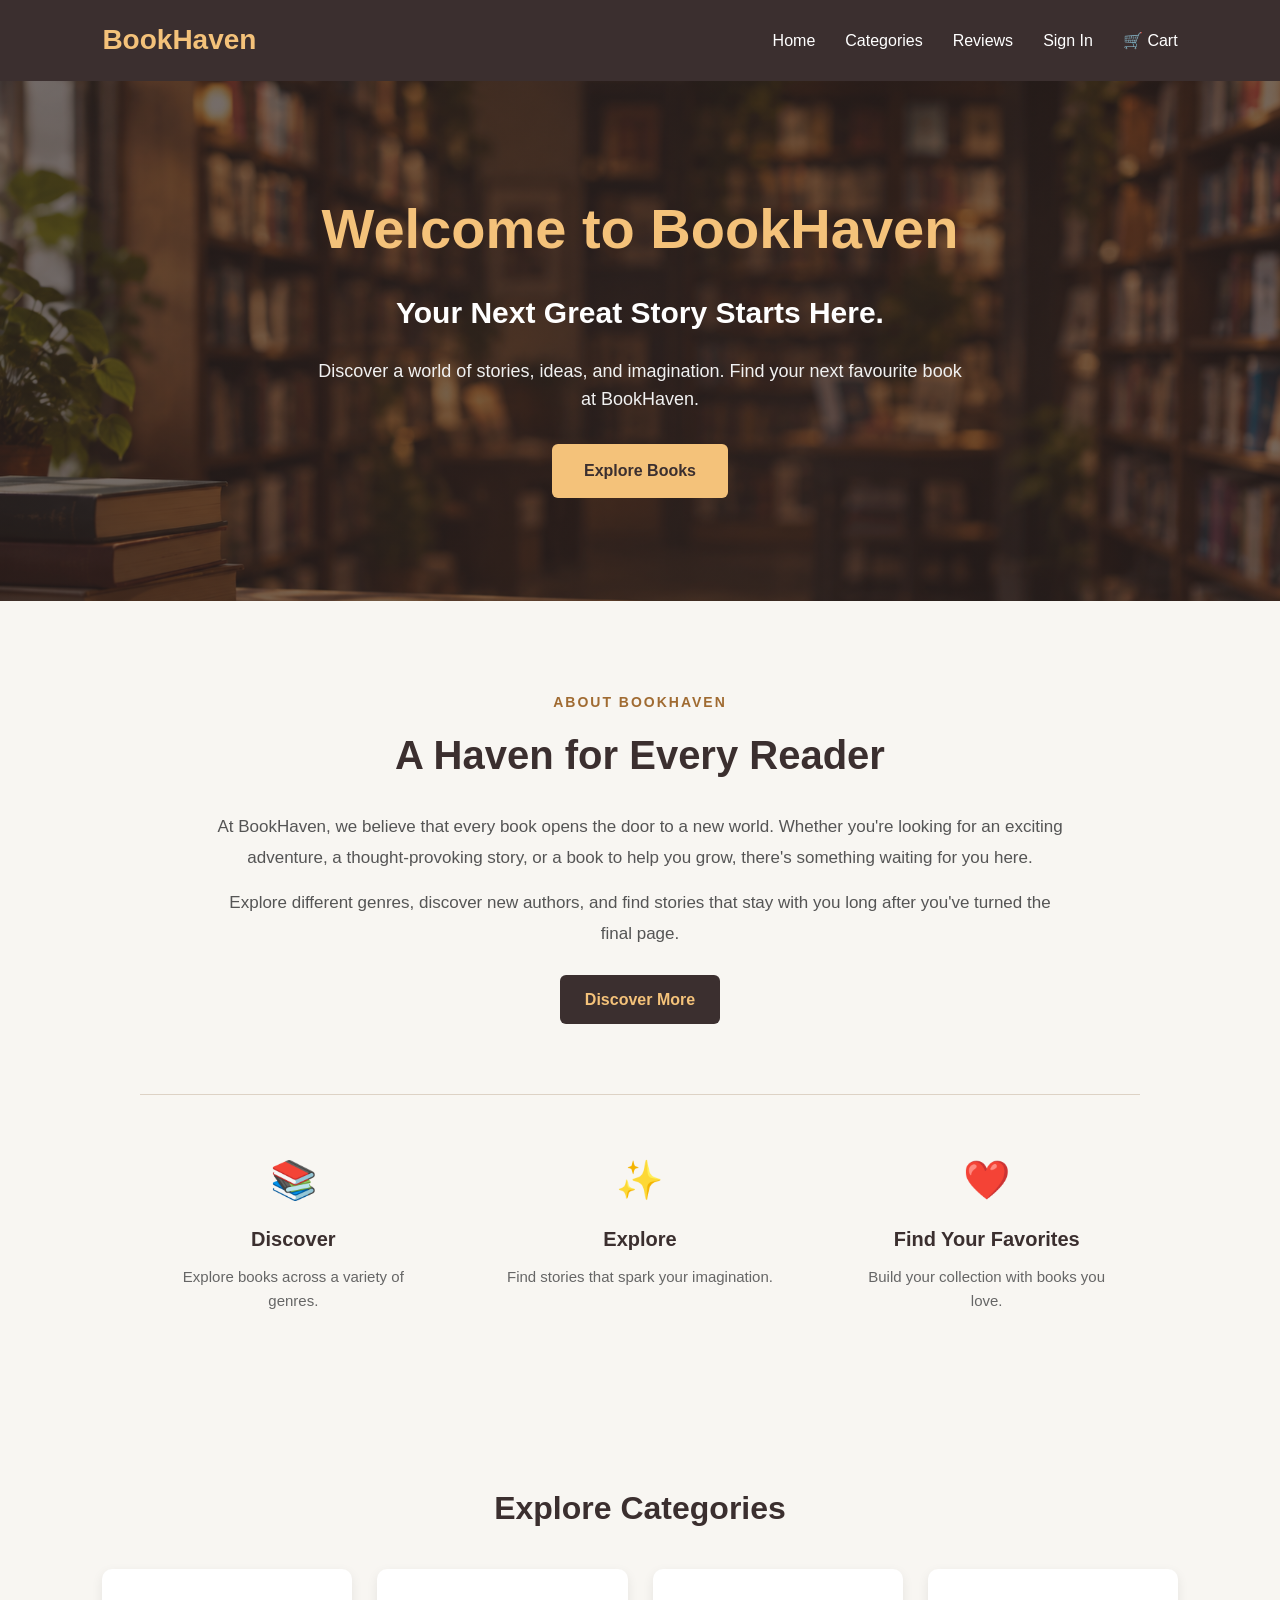
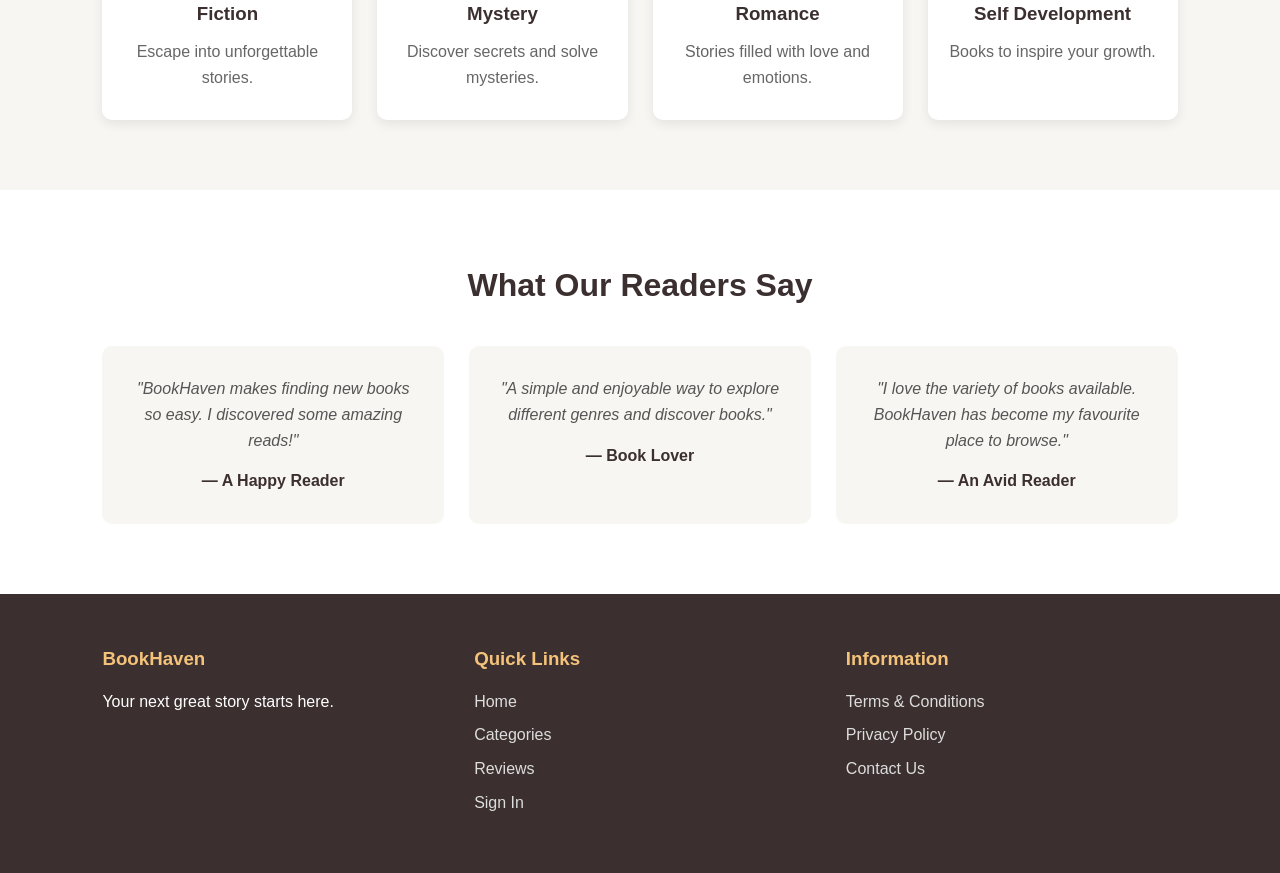
<file: index.html>
<!DOCTYPE html>
<html lang="en">
<head>
    <meta charset="UTF-8">
    <meta name="viewport" content="width=device-width, initial-scale=1.0">
    <title>BookHaven - Your Next Great Read</title>
    <link rel="stylesheet" href="style.css">
</head>

<body>

    <!-- Navigation Bar -->
    <header>
        <nav class="navbar">

            <div class="logo">
                BookHaven
            </div>

            <ul class="nav-links">
                <li><a href="index.html">Home</a></li>
                <li><a href="categories.html">Categories</a></li>
                <li><a href="#reviews">Reviews</a></li>
                <li><a href="#">Sign In</a></li>
                <li><a href="#">🛒 Cart</a></li>
            </ul>

        </nav>
    </header>


    <!-- Intro Section -->
    <section class="intro">

        <div class="intro-content">

            <h1>Welcome to BookHaven</h1>

            <h2>Your Next Great Story Starts Here.</h2>

            <p>
                Discover a world of stories, ideas, and imagination.
                Find your next favourite book at BookHaven.
            </p>

        <a href="#" class="intro-button">Explore Books</a>

        </div>

    </section>


    <!-- About Section -->
  
<!-- About Section -->
<section class="about">

    <div class="about-content">

        <p class="section-label">ABOUT BOOKHAVEN</p>

        <h2>A Haven for Every Reader</h2>

        <p class="about-description">
            At BookHaven, we believe that every book opens the door
            to a new world. Whether you're looking for an exciting
            adventure, a thought-provoking story, or a book to help
            you grow, there's something waiting for you here.
        </p>

        <p class="about-description">
            Explore different genres, discover new authors, and find
            stories that stay with you long after you've turned the
            final page.
        </p>

        <a href="#" class="about-button">Discover More</a>

    </div>


    <!-- About Features -->

    <div class="about-features">

        <div class="feature">
            <div class="feature-icon">📚</div>
            <h3>Discover</h3>
            <p>
                Explore books across a variety of genres.
            </p>
        </div>

        <div class="feature">
            <div class="feature-icon">✨</div>
            <h3>Explore</h3>
            <p>
                Find stories that spark your imagination.
            </p>
        </div>

        <div class="feature">
            <div class="feature-icon">❤️</div>
            <h3>Find Your Favorites</h3>
            <p>
                Build your collection with books you love.
            </p>
        </div>

    </div>

</section>

    <!-- Categories Section -->
    <section class="categories">

        <h2>Explore Categories</h2>

        <div class="category-container">

            <div class="category-card">
                <h3>Fiction</h3>
                <p>Escape into unforgettable stories.</p>
            </div>

            <div class="category-card">
                <h3>Mystery</h3>
                <p>Discover secrets and solve mysteries.</p>
            </div>

            <div class="category-card">
                <h3>Romance</h3>
                <p>Stories filled with love and emotions.</p>
            </div>

            <div class="category-card">
                <h3>Self Development</h3>
                <p>Books to inspire your growth.</p>
            </div>

        </div>

    </section>


    <!-- Customer Reviews Section -->
    <section class="reviews">

        <h2>What Our Readers Say</h2>

        <div class="review-container">

            <div class="review-card">
                <p>
                    "BookHaven makes finding new books so easy.
                    I discovered some amazing reads!"
                </p>
                <h4>— A Happy Reader</h4>
            </div>

            <div class="review-card">
                <p>
                    "A simple and enjoyable way to explore
                    different genres and discover books."
                </p>
                <h4>— Book Lover</h4>
            </div>

            <div class="review-card">
                <p>
                    "I love the variety of books available.
                    BookHaven has become my favourite place to browse."
                </p>
                <h4>— An Avid Reader</h4>
            </div>

        </div>

    </section>


    <!-- Footer -->
    <footer>

        <div class="footer-content">

            <div class="footer-section">
                <h3>BookHaven</h3>
                <p>Your next great story starts here.</p>
            </div>

            <div class="footer-section">
                <h3>Quick Links</h3>
                <a href="index.html">Home</a>
                <a href="categories.html">Categories</a>
                <a href="#reviews">Reviews</a>
                <a href="#">Sign In</a>
            </div>

            <div class="footer-section">
                <h3>Information</h3>
                <a href="terms.html">Terms & Conditions</a>
                <a href="#">Privacy Policy</a>
                <a href="#">Contact Us</a>
            </div>

        </div>


    </footer>

</body>
</html>
</file>
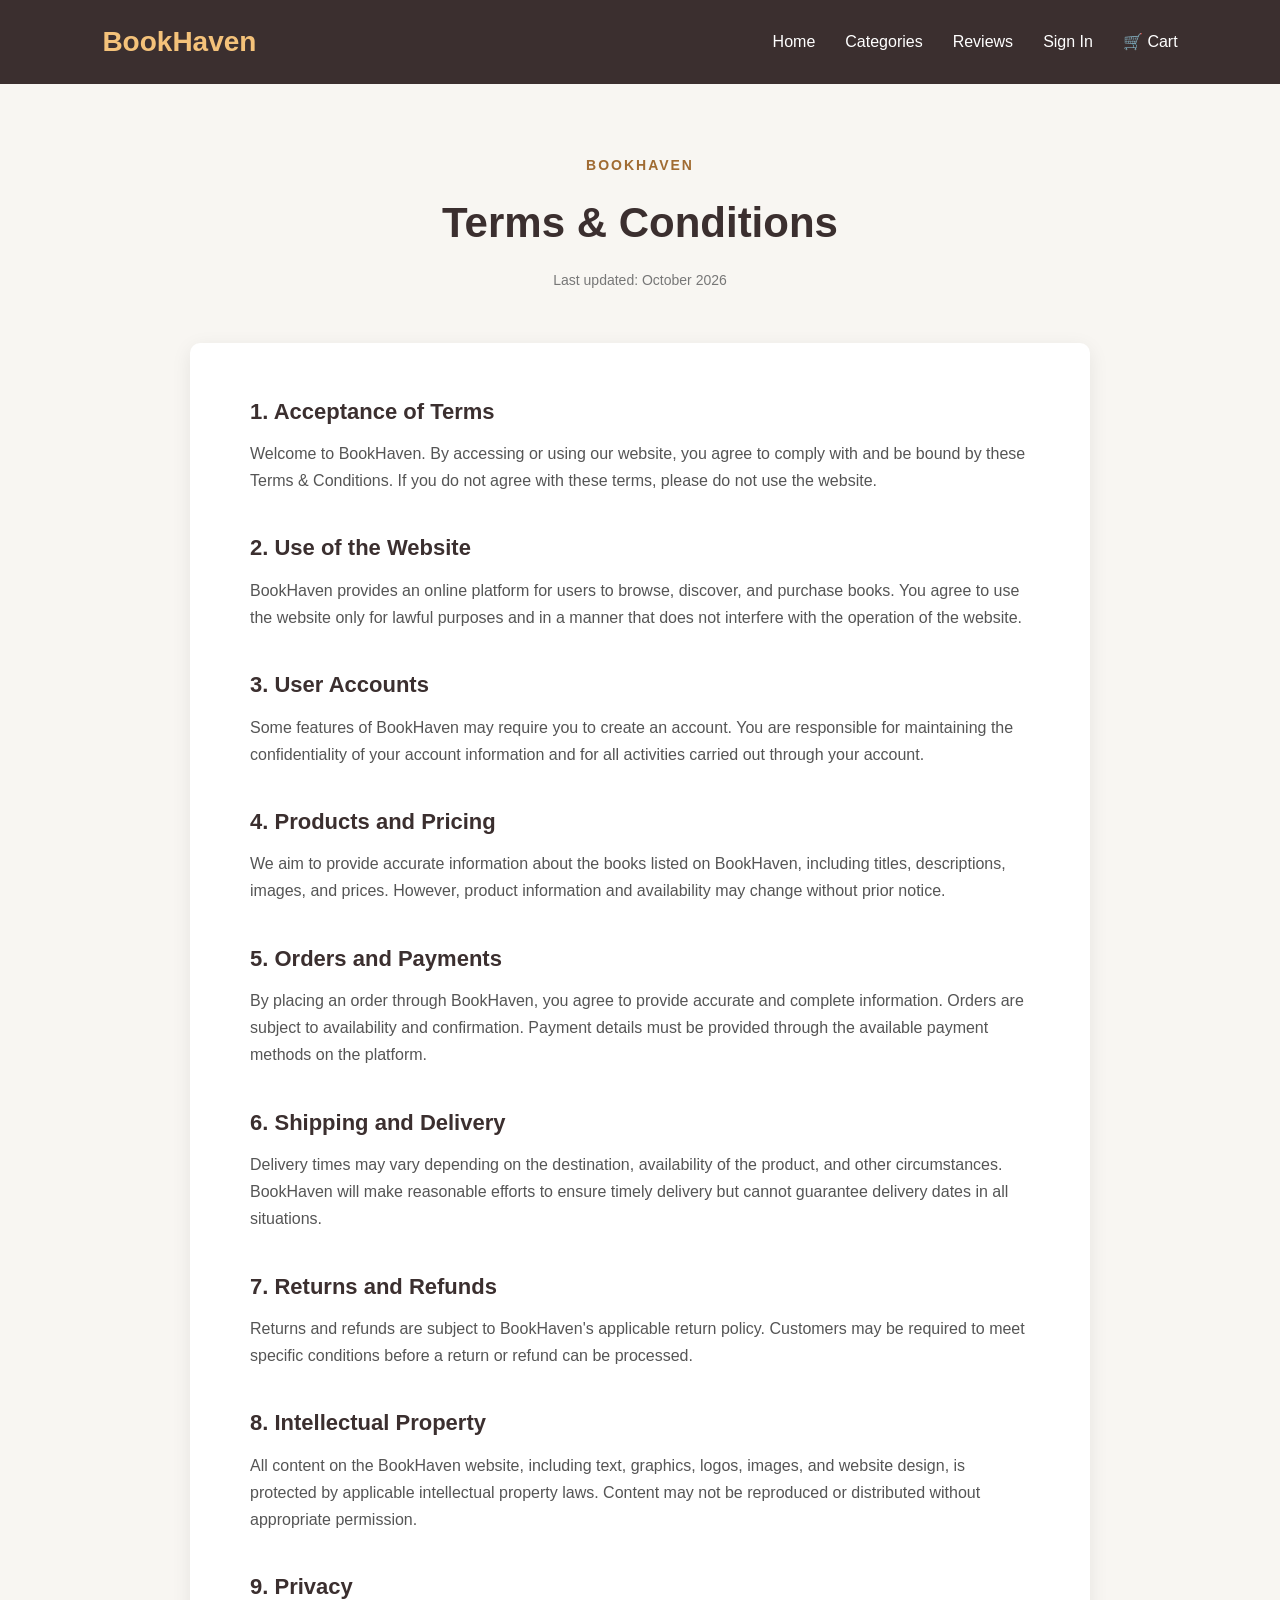
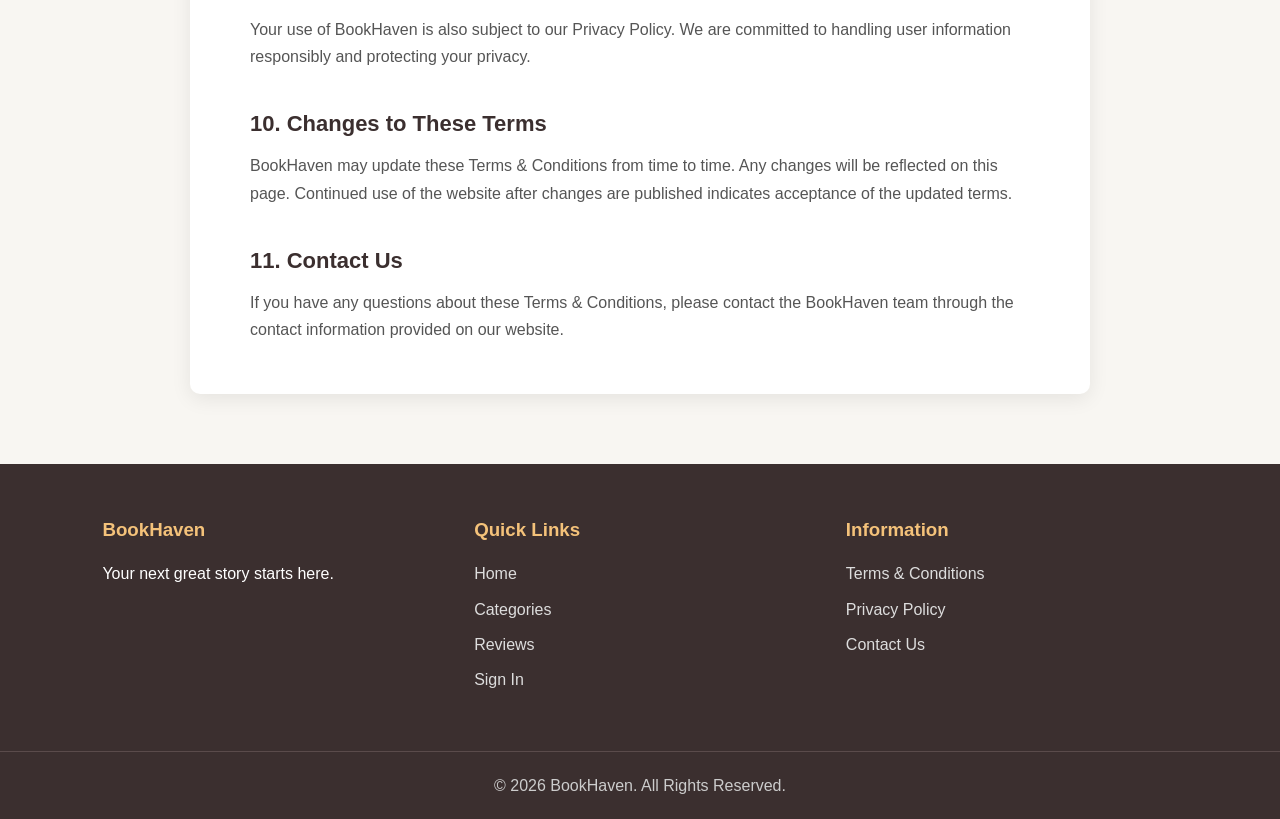
<file: terms.html>
<!DOCTYPE html>
<html lang="en">

<head>
    <meta charset="UTF-8">
    <meta name="viewport" content="width=device-width, initial-scale=1.0">

    <title>Terms & Conditions - BookHaven</title>

    <link rel="stylesheet" href="terms.css">
</head>

<body>

    <!-- Navigation Bar -->
    <header>
        <nav class="navbar">

            <div class="logo">
                BookHaven
            </div>

            <ul class="nav-links">
                <li><a href="index.html">Home</a></li>
                <li><a href="categories.html">Categories</a></li>
                <li><a href="index.html#reviews">Reviews</a></li>
                <li><a href="#">Sign In</a></li>
                <li><a href="#">🛒 Cart</a></li>
            </ul>

        </nav>
    </header>


    <!-- Terms & Conditions -->

    <main class="terms-page">

        <div class="terms-header">

            <p class="section-label">BOOKHAVEN</p>

            <h1>Terms & Conditions</h1>

            <p class="last-updated">
                Last updated: October 2026
            </p>

        </div>


        <div class="terms-content">

            <section>
                <h2>1. Acceptance of Terms</h2>

                <p>
                    Welcome to BookHaven. By accessing or using our
                    website, you agree to comply with and be bound by
                    these Terms & Conditions. If you do not agree with
                    these terms, please do not use the website.
                </p>
            </section>


            <section>
                <h2>2. Use of the Website</h2>

                <p>
                    BookHaven provides an online platform for users to
                    browse, discover, and purchase books. You agree to
                    use the website only for lawful purposes and in a
                    manner that does not interfere with the operation
                    of the website.
                </p>
            </section>


            <section>
                <h2>3. User Accounts</h2>

                <p>
                    Some features of BookHaven may require you to create
                    an account. You are responsible for maintaining the
                    confidentiality of your account information and for
                    all activities carried out through your account.
                </p>
            </section>


            <section>
                <h2>4. Products and Pricing</h2>

                <p>
                    We aim to provide accurate information about the
                    books listed on BookHaven, including titles,
                    descriptions, images, and prices. However, product
                    information and availability may change without
                    prior notice.
                </p>
            </section>


            <section>
                <h2>5. Orders and Payments</h2>

                <p>
                    By placing an order through BookHaven, you agree to
                    provide accurate and complete information. Orders
                    are subject to availability and confirmation.
                    Payment details must be provided through the
                    available payment methods on the platform.
                </p>
            </section>


            <section>
                <h2>6. Shipping and Delivery</h2>

                <p>
                    Delivery times may vary depending on the destination,
                    availability of the product, and other circumstances.
                    BookHaven will make reasonable efforts to ensure
                    timely delivery but cannot guarantee delivery dates
                    in all situations.
                </p>
            </section>


            <section>
                <h2>7. Returns and Refunds</h2>

                <p>
                    Returns and refunds are subject to BookHaven's
                    applicable return policy. Customers may be required
                    to meet specific conditions before a return or refund
                    can be processed.
                </p>
            </section>


            <section>
                <h2>8. Intellectual Property</h2>

                <p>
                    All content on the BookHaven website, including
                    text, graphics, logos, images, and website design,
                    is protected by applicable intellectual property
                    laws. Content may not be reproduced or distributed
                    without appropriate permission.
                </p>
            </section>


            <section>
                <h2>9. Privacy</h2>

                <p>
                    Your use of BookHaven is also subject to our Privacy
                    Policy. We are committed to handling user information
                    responsibly and protecting your privacy.
                </p>
            </section>


            <section>
                <h2>10. Changes to These Terms</h2>

                <p>
                    BookHaven may update these Terms & Conditions from
                    time to time. Any changes will be reflected on this
                    page. Continued use of the website after changes are
                    published indicates acceptance of the updated terms.
                </p>
            </section>


            <section>
                <h2>11. Contact Us</h2>

                <p>
                    If you have any questions about these Terms &
                    Conditions, please contact the BookHaven team
                    through the contact information provided on our
                    website.
                </p>
            </section>

        </div>

    </main>


    <!-- Footer -->

    <footer>

        <div class="footer-content">

            <div class="footer-section">
                <h3>BookHaven</h3>

                <p>
                    Your next great story starts here.
                </p>
            </div>


            <div class="footer-section">

                <h3>Quick Links</h3>

                <a href="index.html">Home</a>
                <a href="categories.html">Categories</a>
                <a href="index.html#reviews">Reviews</a>
                <a href="#">Sign In</a>

            </div>


            <div class="footer-section">

                <h3>Information</h3>

                <a href="terms.html">Terms & Conditions</a>
                <a href="#">Privacy Policy</a>
                <a href="#">Contact Us</a>

            </div>

        </div>


        <div class="footer-bottom">

            <p>
                © 2026 BookHaven. All Rights Reserved.
            </p>

        </div>

    </footer>

</body>

</html>
</file>
<file: style.css>
* {
    margin: 0;
    padding: 0;
    box-sizing: border-box;
}

body {
    font-family: Arial, sans-serif;
    line-height: 1.6;
    background-color: #f8f6f2;
    color: #333;
}

/* Navigation Bar */

header {
    background-color: #3b2f2f;
    padding: 18px 8%;
}

.navbar {
    display: flex;
    justify-content: space-between;
    align-items: center;
}

.logo {
    color: #f4c27a;
    font-size: 28px;
    font-weight: bold;
}

.nav-links {
    list-style: none;
    display: flex;
    gap: 30px;
}

.nav-links a {
    color: white;
    text-decoration: none;
    font-size: 16px;
}

.nav-links a:hover {
    color: #f4c27a;
}


/* Intro Section */
.intro {
    position: relative;
    min-height: 520px;

    display: flex;
    justify-content: center;
    align-items: center;

    text-align: center;
    padding: 80px 20px;

    overflow: hidden;

    background-image:
        linear-gradient(
            rgba(45, 35, 35, 0.65),
            rgba(45, 35, 35, 0.65)
        ),
        url("images/book-bg.png");

    background-size: cover;
    background-position: center;
}


/* Intro Content */

.intro-content {
    max-width: 800px;

    display: flex;
    flex-direction: column;
    align-items: center;

    position: relative;
    z-index: 2;
}


/* Main Heading */

.intro h1 {
    color: #f4c27a;
    font-size: 56px;
    margin-bottom: 15px;
}


/* Tagline */

.intro h2 {
    color: white;
    font-size: 30px;
    margin-bottom: 20px;
}


/* Description */

.intro p {
    color: #f1f1f1;
    font-size: 18px;
    max-width: 650px;
    margin-bottom: 30px;
}


/* Explore Button */

.intro-button {
    display: inline-block;

    background-color: #f4c27a;
    color: #3b2f2f;

    padding: 14px 32px;

    border-radius: 6px;

    text-decoration: none;

    font-weight: bold;
    font-size: 16px;

    transition: all 0.3s ease;
}

.intro-button:hover {
    background-color: #e3aa5f;
    transform: translateY(-3px);
}

/* Common Section Styling */

section {
    padding: 70px 8%;
}

section h2 {
    text-align: center;
    font-size: 32px;
    color: #3b2f2f;
    margin-bottom: 25px;
}


/* About Section */

/* About Section */

.about {
    background-color: #f8f6f2;
    padding: 90px 8%;
    text-align: center;
}

.about-content {
    max-width: 850px;
    margin: 0 auto;
}


/* Small Section Label */

.section-label {
    color: #a06b32;
    font-size: 14px;
    font-weight: bold;
    letter-spacing: 2px;
    margin-bottom: 12px;
}


/* Main Heading */

.about-content h2 {
    color: #3b2f2f;
    font-size: 40px;
    margin-bottom: 25px;
}


/* Description */

.about-description {
    color: #555;
    font-size: 17px;
    line-height: 1.8;
    margin-bottom: 15px;
}


/* Button */

.about-button {
    display: inline-block;

    margin-top: 15px;

    background-color: #3b2f2f;
    color: #f4c27a;

    padding: 13px 28px;

    border-radius: 6px;

    text-decoration: none;
    font-weight: bold;

    transition: all 0.3s ease;
}

.about-button:hover {
    background-color: #4d3c3c;
    transform: translateY(-3px);
}


/* Feature Section */

.about-features {
    max-width: 1000px;

    margin: 70px auto 0;

    display: grid;
    grid-template-columns: repeat(3, 1fr);

    gap: 40px;

    border-top: 1px solid #ddd2c5;

    padding-top: 45px;
}


/* Individual Features */

.feature {
    padding: 10px 20px;
}

.feature-icon {
    font-size: 38px;
    margin-bottom: 12px;
}

.feature h3 {
    color: #3b2f2f;
    font-size: 20px;
    margin-bottom: 10px;
}

.feature p {
    color: #666;
    font-size: 15px;
    line-height: 1.6;
}


/* About Text */

.section-label {
    color: #a06b32;
    font-size: 14px;
    font-weight: bold;
    letter-spacing: 2px;
    margin-bottom: 10px;
}

.about-text h2 {
    text-align: left;
    color: #3b2f2f;
    font-size: 38px;
    margin-bottom: 20px;
}

.about-text p:not(.section-label) {
    color: #555;
    font-size: 17px;
    margin-bottom: 18px;
}


/* About Button */

.about-button {
    display: inline-block;

    margin-top: 10px;

    background-color: #3b2f2f;
    color: #f4c27a;

    padding: 12px 25px;

    border-radius: 6px;

    text-decoration: none;
    font-weight: bold;

    transition: all 0.3s ease;
}

.about-button:hover {
    background-color: #4d3c3c;
    transform: translateY(-3px);
}


/* About Card */

.about-card {
    background-color: #3b2f2f;
    color: white;

    padding: 50px 35px;

    text-align: center;

    border-radius: 12px;

    box-shadow: 0 8px 25px rgba(0, 0, 0, 0.15);
}

.book-icon {
    font-size: 55px;
    margin-bottom: 15px;
}

.about-card h3 {
    color: #f4c27a;
    font-size: 24px;
    margin-bottom: 15px;
}

.about-card p {
    color: #ddd;
    font-size: 16px;
}


/* Categories Section */

.categories {
    background-color: #f8f6f2;
}

.category-container {
    display: grid;
    grid-template-columns: repeat(4, 1fr);
    gap: 25px;
    margin-top: 35px;
}

.category-card {
    background-color: white;
    padding: 30px 20px;
    text-align: center;
    border-radius: 10px;
    box-shadow: 0 4px 12px rgba(0, 0, 0, 0.08);
    transition: transform 0.3s ease;
}

.category-card:hover {
    transform: translateY(-8px);
}

.category-card h3 {
    color: #3b2f2f;
    margin-bottom: 10px;
}

.category-card p {
    color: #666;
}


/* Reviews Section */

.reviews {
    background-color: white;
}

.review-container {
    display: grid;
    grid-template-columns: repeat(3, 1fr);
    gap: 25px;
    margin-top: 35px;
}

.review-card {
    background-color: #f8f6f2;
    padding: 30px;
    border-radius: 10px;
    text-align: center;
}

.review-card p {
    color: #555;
    font-style: italic;
    margin-bottom: 15px;
}

.review-card h4 {
    color: #3b2f2f;
}


/* Footer */

footer {
    background-color: #3b2f2f;
    color: white;
}

.footer-content {
    display: grid;
    grid-template-columns: repeat(3, 1fr);
    gap: 40px;
    padding: 50px 8%;
}

.footer-section h3 {
    color: #f4c27a;
    margin-bottom: 15px;
}

.footer-section a {
    display: block;
    color: #ddd;
    text-decoration: none;
    margin-bottom: 8px;
}

.footer-section a:hover {
    color: #f4c27a;
}

.footer-bottom {
    border-top: 1px solid #5a4b4b;
    text-align: center;
    padding: 20px;
    color: #ccc;
}


/* Responsive Design */

@media (max-width: 900px) {

    .category-container {
        grid-template-columns: repeat(2, 1fr);
    }

    .review-container {
        grid-template-columns: 1fr;
    }

    .nav-links {
        gap: 15px;
    }

    .about-content {
    grid-template-columns: 1fr;
    gap: 40px;
    }

    .about-features {
    grid-template-columns: 1fr;
    gap: 30px;
    }  
}


@media (max-width: 600px) {

    .navbar {
        flex-direction: column;
        gap: 15px;
    }

    .nav-links {
        flex-wrap: wrap;
        justify-content: center;
    }

    .intro h1 {
        font-size: 38px;
    }

    .intro h2 {
        font-size: 23px;
    }

    .category-container {
        grid-template-columns: 1fr;
    }

    .footer-content {
        grid-template-columns: 1fr;
        text-align: center;
    }
}
</file>
<file: terms.css>
* {
    margin: 0;
    padding: 0;
    box-sizing: border-box;
}

body {
    font-family: Arial, sans-serif;
    line-height: 1.7;
    background-color: #f8f6f2;
    color: #333;
}


/* Navigation */

header {
    background-color: #3b2f2f;
    padding: 18px 8%;
}

.navbar {
    display: flex;
    justify-content: space-between;
    align-items: center;
}

.logo {
    color: #f4c27a;
    font-size: 28px;
    font-weight: bold;
}

.nav-links {
    list-style: none;
    display: flex;
    gap: 30px;
}

.nav-links a {
    color: white;
    text-decoration: none;
    font-size: 16px;
}

.nav-links a:hover {
    color: #f4c27a;
}


/* Terms Header */

.terms-page {
    padding: 70px 8%;
}

.terms-header {
    text-align: center;
    margin-bottom: 50px;
}

.section-label {
    color: #a06b32;
    font-size: 14px;
    font-weight: bold;
    letter-spacing: 2px;
    margin-bottom: 10px;
}

.terms-header h1 {
    color: #3b2f2f;
    font-size: 42px;
    margin-bottom: 10px;
}

.last-updated {
    color: #777;
    font-size: 14px;
}


/* Terms Content */

.terms-content {
    max-width: 900px;
    margin: auto;

    background-color: white;

    padding: 50px 60px;

    border-radius: 10px;

    box-shadow: 0 5px 20px rgba(0, 0, 0, 0.08);
}

.terms-content section {
    margin-bottom: 35px;
}

.terms-content section:last-child {
    margin-bottom: 0;
}

.terms-content h2 {
    color: #3b2f2f;
    font-size: 22px;
    margin-bottom: 10px;
}

.terms-content p {
    color: #555;
    font-size: 16px;
}


/* Footer */

footer {
    background-color: #3b2f2f;
    color: white;
}

.footer-content {
    display: grid;
    grid-template-columns: repeat(3, 1fr);
    gap: 40px;
    padding: 50px 8%;
}

.footer-section h3 {
    color: #f4c27a;
    margin-bottom: 15px;
}

.footer-section a {
    display: block;
    color: #ddd;
    text-decoration: none;
    margin-bottom: 8px;
}

.footer-section a:hover {
    color: #f4c27a;
}

.footer-bottom {
    border-top: 1px solid #5a4b4b;
    text-align: center;
    padding: 20px;
    color: #ccc;
}


/* Responsive Design */

@media (max-width: 700px) {

    .navbar {
        flex-direction: column;
        gap: 15px;
    }

    .nav-links {
        flex-wrap: wrap;
        justify-content: center;
        gap: 15px;
    }

    .terms-page {
        padding: 50px 5%;
    }

    .terms-header h1 {
        font-size: 34px;
    }

    .terms-content {
        padding: 35px 25px;
    }

    .footer-content {
        grid-template-columns: 1fr;
        text-align: center;
    }
}
</file>
